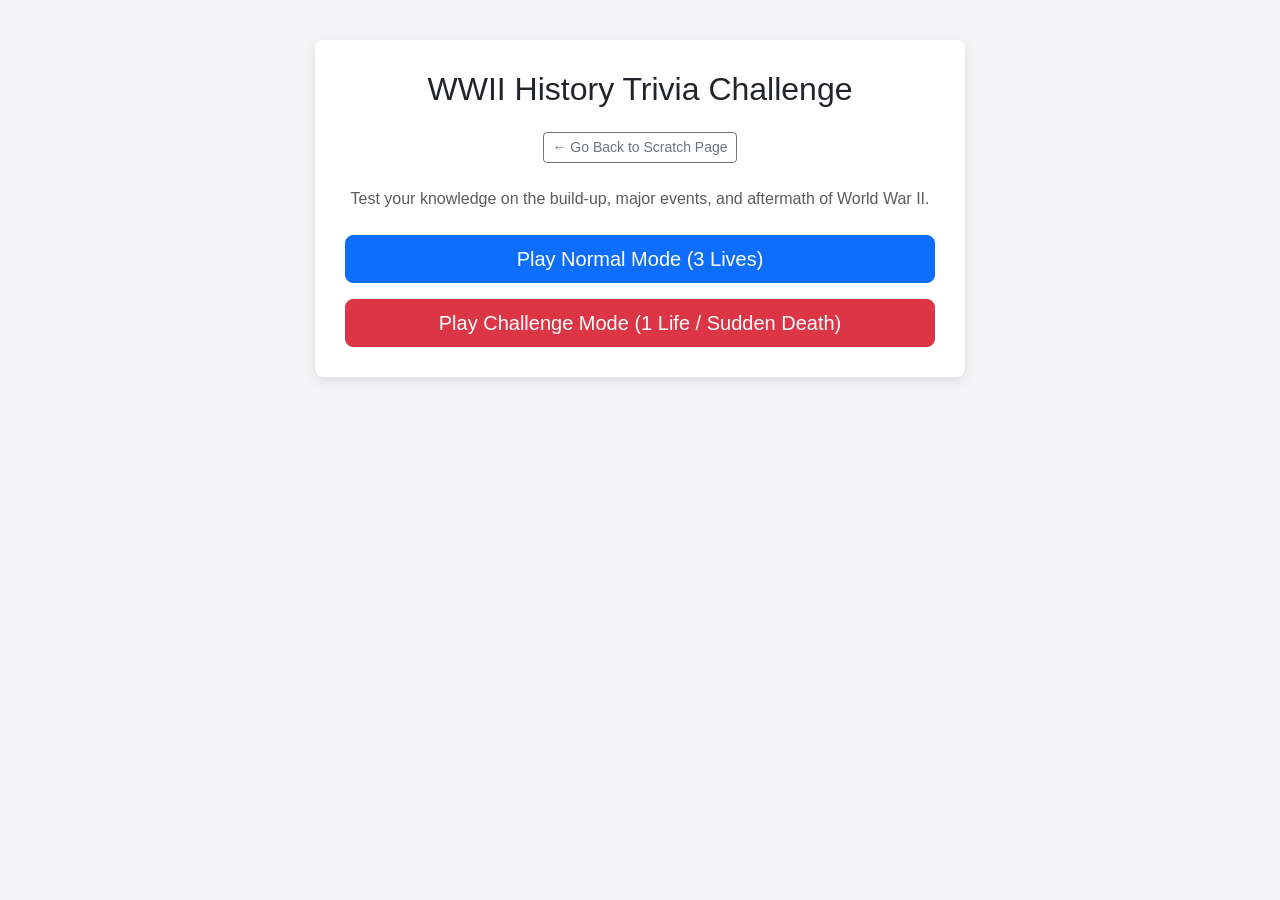
<file: app.html>
<!DOCTYPE html>
<html lang="en">
<head>
    <meta charset="UTF-8">
    <meta name="viewport" content="width=device-width, initial-scale=1.0">
    <title>WWII History Trivia Game</title>
    <link href="https://cdn.jsdelivr.net/npm/bootstrap@5.3.0/dist/css/bootstrap.min.css" rel="stylesheet">
    <style>
        body {
            background-color: #f4f4f7;
            font-family: Arial, sans-serif;
        }
        .game-card {
            max-width: 650px;
            margin: 40px auto;
            background-color: #ffffff;
            border-radius: 8px;
            box-shadow: 0 4px 12px rgba(0,0,0,0.1);
            padding: 30px;
        }
        .status-bar {
            background-color: #1a252f;
            color: #ffffff;
            border-radius: 6px;
            padding: 10px 15px;
        }
        .option-btn {
            text-align: left;
            margin-bottom: 12px;
            padding: 12px 20px;
            font-size: 1.05rem;
            transition: all 0.2s;
        }
        .option-btn:hover {
            transform: translateX(5px);
        }
    </style>
</head>
<body>

<div class="container">
    <div class="game-card">
        <h2 class="text-center mb-4 font-weight-bold">WWII History Trivia Challenge</h2>
        
        <div id="setup-screen">
            <p class="text-center mb-4"><a href="scratch.html" class="btn btn-outline-secondary btn-sm">← Go Back to Scratch Page</a></p>
            
            <p class="text-muted text-center">Test your knowledge on the build-up, major events, and aftermath of World War II.</p>
            <div class="d-grid gap-3 mt-4">
                <button class="btn btn-primary btn-lg" onclick="startGame('normal')">Play Normal Mode (3 Lives)</button>
                <button class="btn btn-danger btn-lg" onclick="startGame('challenge')">Play Challenge Mode (1 Life / Sudden Death)</button>
            </div>
        </div>

        <div id="game-screen" class="d-none">
            <div class="status-bar d-flex justify-content-between align-items-center mb-4">
                <div>Score: <span id="score-display" class="fw-bold text-warning">0</span></div>
                <div>Lives: <span id="lives-display" class="fw-bold text-danger">3</span></div>
                <div>Streak: <span id="streak-display" class="fw-bold text-info">0/3</span></div>
            </div>

            <div id="reward-zone" class="alert alert-success text-center d-none mb-3">
                <p class="fw-bold mb-2">🔥 3-in-a-row Streak! Choose your reward:</p>
                <button id="reward-life-btn" class="btn btn-sm btn-success me-2" onclick="claimReward('life')">Gain 1 Life</button>
                <button class="btn btn-sm btn-info" onclick="claimReward('skip')">Get 1 Skip Pass</button>
            </div>

            <div id="skip-action-zone" class="text-end mb-3 d-none">
                <button id="use-skip-btn" class="btn btn-sm btn-secondary" onclick="useSkipPass()">Use Skip Pass (1 Available)</button>
            </div>

            <div class="card bg-light mb-4">
                <div class="card-body">
                    <h5 class="card-title text-muted mb-2" id="question-category">Category</h5>
                    <p class="card-text fs-5 fw-semibold" id="question-text">Loading question...</p>
                </div>
            </div>

            <div id="options-container" class="d-flex flex-column">
                </div>
        </div>

        <div id="end-screen" class="d-none text-center">
            <h3 id="end-title" class="mb-3">Game Over</h3>
            <p class="fs-4">Final Score: <span id="final-score" class="fw-bold text-primary">0</span></p>
            <button class="btn btn-dark mt-3" onclick="resetToMenu()">Return to Main Menu</button>
        </div>
    </div>
</div>

<script>
    // Expanded Game Questions Database (14 Questions)
    const questions = [
        {
            category: "The Build-Up",
            question: "Which treaty, signed at the end of WWI, created severe economic hardships in Germany and contributed to the outbreak of WWII?",
            options: ["Treaty of Paris", "Treaty of Versailles", "Treaty of Ghent", "Berlin Pact"],
            correct: 1
        },
        {
            category: "The Build-Up",
            question: "In 1938, which neighboring country did Germany annex during the event known historically as the Anschluss?",
            options: ["Poland", "Czechoslovakia", "Austria", "France"],
            correct: 2
        },
        {
            category: "The Build-Up",
            question: "Which agreement allowed Germany to annex the Sudetenland region of Czechoslovakia in the name of appeasement?",
            options: ["The Munich Agreement", "The Yalta Conference", "The Locarno Treaties", "The Kellogg-Briand Pact"],
            correct: 0
        },
        {
            category: "The Build-Up",
            question: "Which two nations signed a non-aggression pact in August 1939, secretly plotting to divide Poland between them?",
            options: ["Germany and Italy", "Germany and the Soviet Union", "The UK and France", "Italy and Japan"],
            correct: 1
        },
        {
            category: "The War",
            question: "On which date did Germany invade Poland, marking the official beginning of World War II?",
            options: ["September 1, 1939", "December 7, 1941", "June 6, 1944", "May 8, 1945"],
            correct: 0
        },
        {
            category: "The War",
            question: "What was the official code name for the massive Allied amphibious invasion of Normandy on June 6, 1944?",
            options: ["Operation Barbarossa", "Operation Overlord", "Operation Torch", "Operation Market Garden"],
            correct: 1
        },
        {
            category: "The War",
            question: "Which brutal conflict is widely considered the major turning point of the war on the Eastern Front?",
            options: ["The Battle of Britain", "The Battle of the Bulge", "The Battle of Stalingrad", "The Battle of Midway"],
            correct: 2
        },
        {
            category: "The War",
            question: "Which surprise military strike prompted the United States to officially enter World War II?",
            options: ["The Sinking of the Lusitania", "The Attack on Pearl Harbor", "The Invasion of Guadalcanal", "The Blitz of London"],
            correct: 1
        },
        {
            category: "The War",
            question: "What naval battle in June 1942 served as the major turning point of the war in the Pacific Theater?",
            options: ["Battle of the Coral Sea", "Battle of Midway", "Battle of Leyte Gulf", "Battle of Iwo Jima"],
            correct: 1
        },
        {
            category: "The War",
            question: "What military term describes the fast-moving, armored warfare tactics used by Germany early in the war?",
            options: ["Attrition", "Island Hopping", "Blitzkrieg", "Trench Warfare"],
            correct: 2
        },
        {
            category: "The War",
            question: "Who served as the Prime Minister of Great Britain during the vast majority of World War II?",
            options: ["Neville Chamberlain", "Winston Churchill", "Clement Attlee", "Franklin D. Roosevelt"],
            correct: 1
        },
        {
            category: "Aftermath",
            question: "Which international organization was established in 1945 immediately following the war to preserve global peace?",
            options: ["The League of Nations", "The United Nations", "NATO", "The Warsaw Pact"],
            correct: 1
        },
        {
            category: "Aftermath",
            question: "What geopolitical term describes the decades-long ideological tension between the US and the USSR that started right after WWII?",
            options: ["The Cold War", "The Great Depression", "The Iron Age", "The Reconstruction"],
            correct: 0
        },
        {
            category: "Aftermath",
            question: "What was the name of the massive US initiative passed in 1948 to provide economic aid and rebuild Western European economies?",
            options: ["The Truman Doctrine", "The New Deal", "The Marshall Plan", "The Dawes Plan"],
            correct: 2
        }
    ];

    // State Variables
    let gameMode = 'normal';
    let currentQuestionIndex = 0;
    let score = 0;
    let lives = 3;
    let maxLives = 3;
    let streak = 0;
    let hasSkipPass = false;
    let shuffledQuestions = [];

    // Start Game Function
    function startGame(mode) {
        gameMode = mode;
        score = 0;
        streak = 0;
        currentQuestionIndex = 0;
        hasSkipPass = false;

        if (gameMode === 'challenge') {
            lives = 1;
            maxLives = 1;
        } else {
            lives = 3;
            maxLives = 3;
        }

        // Fisher-Yates shuffle implementation ensures no repetitions and random order
        shuffledQuestions = [...questions].sort(() => Math.random() - 0.5);

        document.getElementById('setup-screen').classList.add('d-none');
        document.getElementById('end-screen').classList.add('d-none');
        document.getElementById('game-screen').classList.remove('d-none');
        
        updateStatusBar();
        showQuestion();
    }

    function showQuestion() {
        document.getElementById('reward-zone').classList.add('d-none');
        
        // Fix string error from previous snippet layout
        if (hasSkipPass) {
            document.getElementById('skip-action-zone').classList.remove('d-none');
        } else {
            document.getElementById('skip-action-zone').classList.add('d-none');
        }

        // Check if all items in the array have been exhausted without repeating
        if (currentQuestionIndex >= shuffledQuestions.length) {
            endGame(true);
            return;
        }

        let q = shuffledQuestions[currentQuestionIndex];
        document.getElementById('question-category').innerText = q.category;
        document.getElementById('question-text').innerText = q.question;

        let optionsContainer = document.getElementById('options-container');
        optionsContainer.innerHTML = '';

        q.options.forEach((option, index) => {
            let button = document.createElement('button');
            button.className = 'btn btn-outline-dark option-btn';
            button.innerText = option;
            button.onclick = () => checkAnswer(index);
            optionsContainer.appendChild(button);
        });
    }

    function checkAnswer(selectedIndex) {
        let q = shuffledQuestions[currentQuestionIndex];

        if (selectedIndex === q.correct) {
            score += 10;
            streak++;
            
            if (streak === 3) {
                handleStreakMilestone();
                return; // Pause execution to handle modal payout choice
            }
        } else {
            lives--;
            streak = 0;
            if (lives <= 0) {
                endGame(false);
                return;
            }
            alert(`Incorrect! The correct answer was: ${q.options[q.correct]}`);
        }

        currentQuestionIndex++;
        updateStatusBar();
        showQuestion();
    }

    function updateStatusBar() {
        document.getElementById('score-display').innerText = score;
        document.getElementById('lives-display').innerText = lives;
        document.getElementById('streak-display').innerText = `${streak}/3`;
    }

    function handleStreakMilestone() {
        updateStatusBar();
        document.getElementById('reward-zone').classList.remove('d-none');
        
        let lifeBtn = document.getElementById('reward-life-btn');
        if (lives >= maxLives) {
            lifeBtn.disabled = true;
            lifeBtn.innerText = "Life Full (Max reached)";
        } else {
            lifeBtn.disabled = false;
            lifeBtn.innerText = "Gain 1 Life";
        }
    }

    function claimReward(type) {
        if (type === 'life' && lives < maxLives) {
            lives++;
        } else if (type === 'skip') {
            hasSkipPass = true;
        }
        
        streak = 0;
        currentQuestionIndex++;
        updateStatusBar();
        showQuestion();
    }

    function useSkipPass() {
        if (!hasSkipPass) return;
        hasSkipPass = false;
        alert("Question Skipped safely!");
        currentQuestionIndex++;
        updateStatusBar();
        showQuestion();
    }

    function endGame(victory) {
        document.getElementById('game-screen').classList.add('d-none');
        document.getElementById('end-screen').classList.remove('d-none');
        
        document.getElementById('end-title').innerText = victory ? "🏆 Congratulations! You Finished All Questions!" : "💥 Game Over (Out of Lives)";
        document.getElementById('final-score').innerText = score;
    }

    function resetToMenu() {
        document.getElementById('end-screen').classList.add('d-none');
        document.getElementById('setup-screen').classList.remove('d-none');
    }
</script>

</body>
</html>
</file>
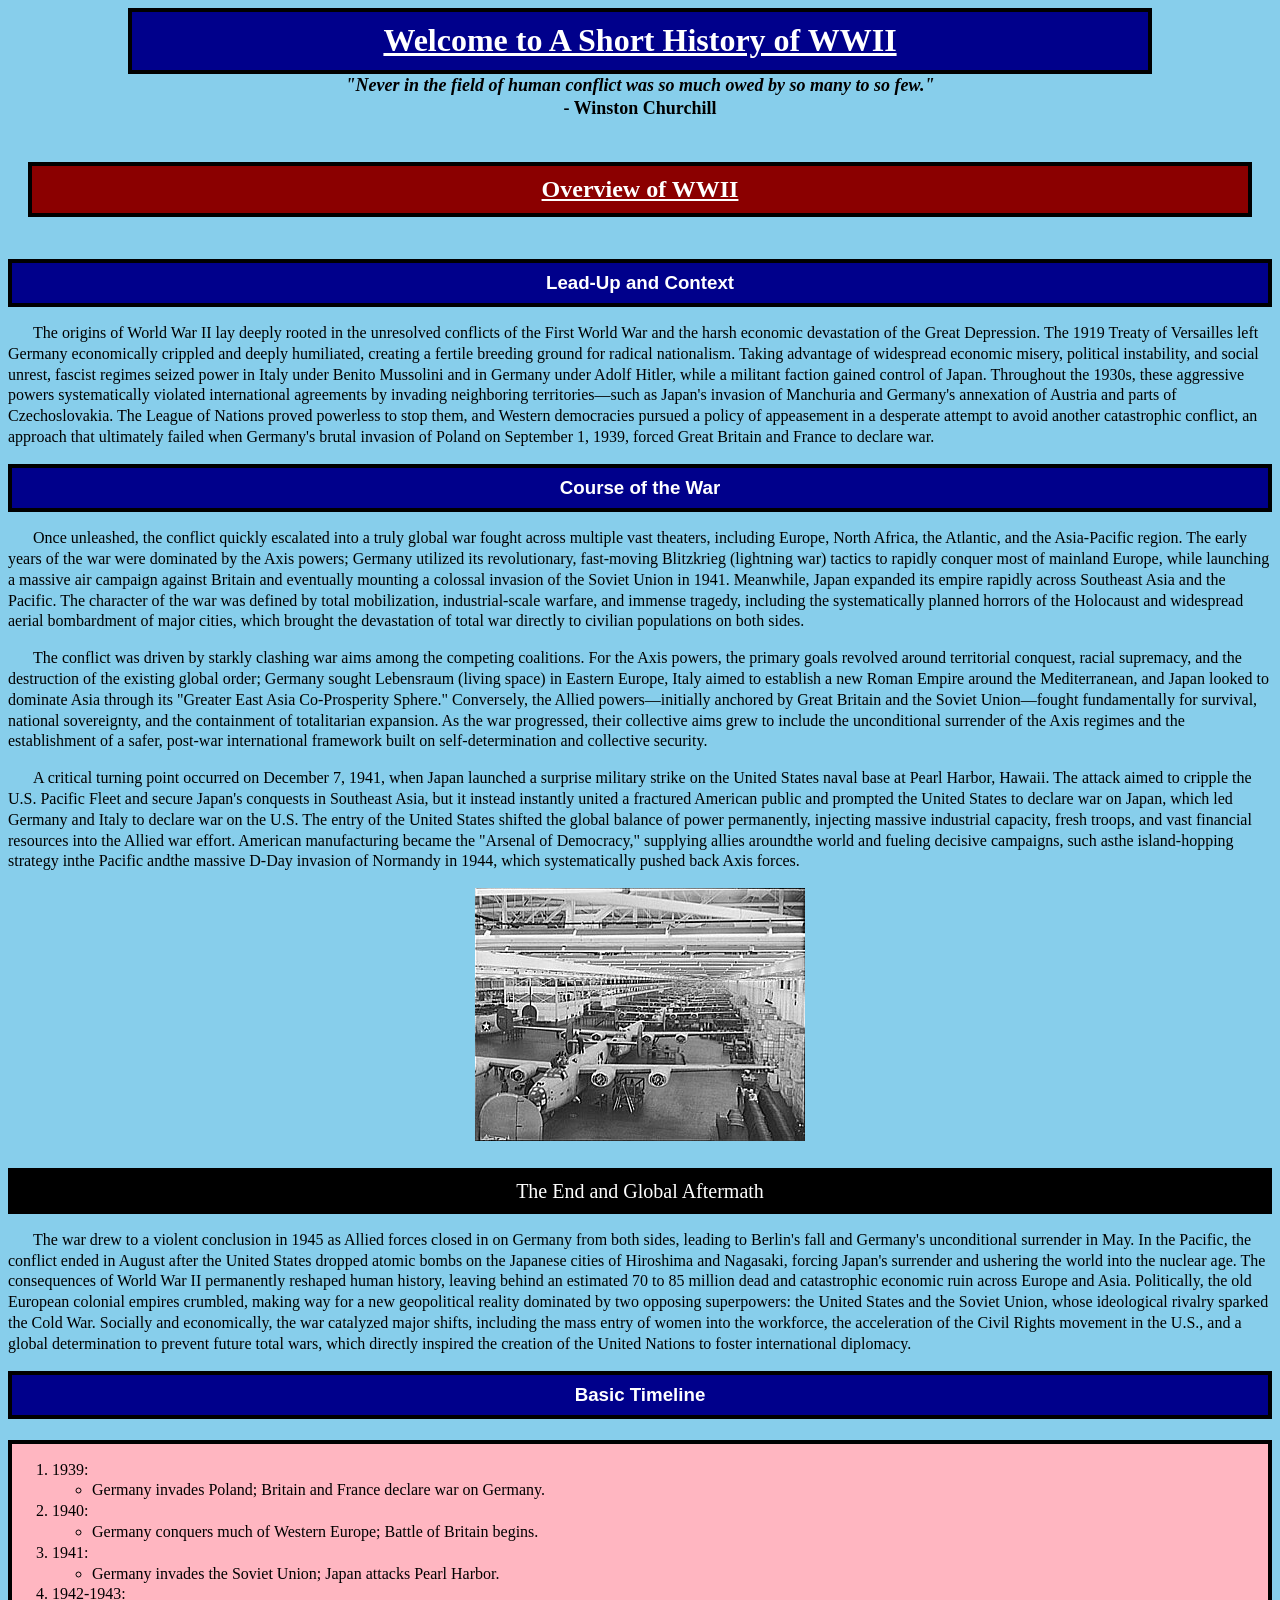
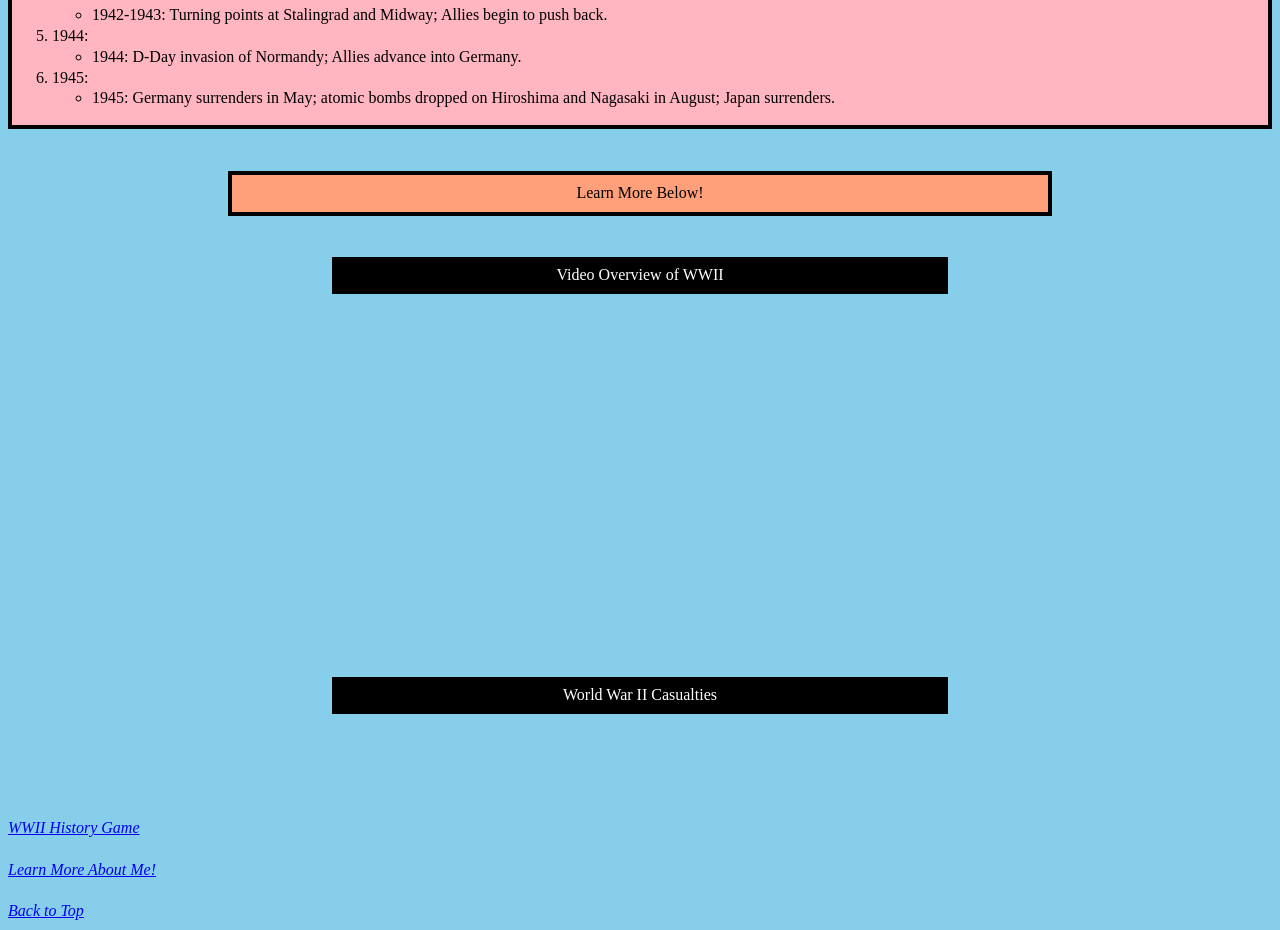
<file: scratch.html>
<!DOCTYPE html>
<html lang="en">
<head>
    <meta charset="UTF-8">
    <meta name="viewport" 
    content="width=device-width, initial-scale=1.0">
    <title> WWII Warfare</title>
    <link rel="stylesheet" href= "styles/scratch-styles.css">

</head>
<body>
    <h1 id="top">Welcome to A Short History of WWII</h1>

<!-- two DIVs -->
<div class="churchill-quote">
    "Never in the field of human conflict was so much owed by so many to so few."
    </div>

<div class="churchill-name">
    - Winston Churchill
</div>



<br><br>
    <h2> Overview of WWII</h2>
<br><br>
<h3> Lead-Up and Context</h3>
<p style="text-indent: 25px;"> The origins of World War II lay deeply rooted in the unresolved conflicts of the First World War and the harsh economic devastation of the Great Depression. The 1919 Treaty of Versailles left Germany economically crippled and deeply humiliated, creating a fertile breeding ground for radical nationalism. Taking advantage of widespread economic misery, political instability, and social unrest, fascist regimes seized power in Italy under Benito Mussolini and in Germany under Adolf Hitler, while a militant faction gained control of Japan. Throughout the 1930s, these aggressive powers systematically violated international agreements by invading neighboring territories—such as Japan's invasion of Manchuria and Germany's annexation of Austria and parts of Czechoslovakia. The League of Nations proved powerless to stop them, and Western democracies pursued a policy of appeasement in a desperate attempt to avoid another catastrophic conflict, an approach that ultimately failed when Germany's brutal invasion of Poland on September 1, 1939, forced Great Britain and France to declare war.
 
<h3>Course of the War</h3>
<p style="text-indent: 25px;"> Once unleashed, the conflict quickly escalated into a truly global war fought across multiple vast theaters, including Europe, North Africa, the Atlantic, and the Asia-Pacific region. The early years of the war were dominated by the Axis powers; Germany utilized its revolutionary, fast-moving Blitzkrieg (lightning war) tactics to rapidly conquer most of mainland Europe, while launching a massive air campaign against Britain and eventually mounting a colossal invasion of the Soviet Union in 1941. Meanwhile, Japan expanded its empire rapidly across Southeast Asia and the Pacific. The character of the war was defined by total mobilization, industrial-scale warfare, and immense tragedy, including the systematically planned horrors of the Holocaust and widespread aerial bombardment of major cities, which brought the devastation of total war directly to civilian populations on both sides.
<p style="text-indent: 25px;">  The conflict was driven by starkly clashing war aims among the competing coalitions. For the Axis powers, the primary goals revolved around territorial conquest, racial supremacy, and the destruction of the existing global order; Germany sought Lebensraum (living space) in Eastern Europe, Italy aimed to establish a new Roman Empire around the Mediterranean, and Japan looked to dominate Asia through its "Greater East Asia Co-Prosperity Sphere." Conversely, the Allied powers—initially anchored by Great Britain and the Soviet Union—fought fundamentally for survival, national sovereignty, and the containment of totalitarian expansion. As the war progressed, their collective aims grew to include the unconditional surrender of the Axis regimes and the establishment of a safer, post-war international framework built on self-determination and collective security.
<p style="text-indent: 25px;">A critical turning point occurred on December 7, 1941, when Japan launched a surprise military strike on the United States naval base at Pearl Harbor, Hawaii. The attack aimed to cripple the U.S. Pacific Fleet and secure Japan's conquests in Southeast Asia, but it instead instantly united a fractured American public and prompted the United States to declare war on Japan, which led Germany and Italy to declare war on the U.S. The entry of the United States shifted the global balance of power permanently, injecting massive industrial capacity, fresh troops, and vast financial resources into the Allied war effort. American manufacturing became the "Arsenal of Democracy," supplying allies aroundthe world and fueling decisive campaigns, such asthe island-hopping strategy inthe Pacific andthe massive D-Day invasion of Normandy in 1944, which systematically pushed back Axis forces.
<br>

<div class="photo">
<img src="images/wwii-photo.jpg" class="img-fluid rounded shadow-sm my-3" alt="WWII Photo">
</div>
<br>

<div class="the-end">
The End and Global Aftermath
</div>

<p style="text-indent: 25px;">The war drew to a violent conclusion in 1945 as Allied forces closed in on Germany from both sides, leading to Berlin's fall and Germany's unconditional surrender in May. In the Pacific, the conflict ended in August after the United States dropped atomic bombs on the Japanese cities of Hiroshima and Nagasaki, forcing Japan's surrender and ushering the world into the nuclear age. The consequences of World War II permanently reshaped human history, leaving behind an estimated 70 to 85 million dead and catastrophic economic ruin across Europe and Asia. Politically, the old European colonial empires crumbled, making way for a new geopolitical reality dominated by two opposing superpowers: the United States and the Soviet Union, whose ideological rivalry sparked the Cold War. Socially and economically, the war catalyzed major shifts, including the mass entry of women into the workforce, the acceleration of the Civil Rights movement in the U.S., and a global determination to prevent future total wars, which directly inspired the creation of the United Nations to foster international diplomacy.</p>

<h3> Basic Timeline</h3>
<br>

<!-- third Div-->
 <div class= "timeline">

<ol> 
    <li>
        1939:
        <ul>
            <li>Germany invades Poland; Britain and France declare war on Germany.</li>
        </ul>
    </li>

    <li>
        1940: 
        <ul>
            <li>Germany conquers much of Western Europe; Battle of Britain begins.</li>
        </ul>
    </li>

    <li> 
        1941: 
        <ul>
            <li>Germany invades the Soviet Union; Japan attacks Pearl Harbor.</li>
        </ul>
    </li>

    <li>
        1942-1943:
        <ul>
             <li>1942-1943: Turning points at Stalingrad and Midway; Allies begin to push back.</li>
        </ul>
    </li>

   <li>
        1944:
        <ul>
             <li>1944: D-Day invasion of Normandy; Allies advance into Germany.</li>
        </ul>
   </li>

   <li>
        1945:
        <ul>
                <li>1945: Germany surrenders in May; atomic bombs dropped on Hiroshima and Nagasaki in August; Japan surrenders.</li>
        </ul>
   </li>

</div>

<br><br>

<!--fourth div-->
<div class="learn-more">
Learn More Below! 
</div>
<br><br>

<!-- fifth div-->
<div class="captions">
Video Overview of WWII
</div>

<br><br>

<!-- sixth div -->
<div class="youtube">
<iframe width="560" height="315" src="https://www.youtube.com/embed/hUDYd8LAvD8?si=g3bhdMWNF4FUPMCH" title="YouTube video player" frameborder="0" allow="accelerometer; autoplay; clipboard-write; encrypted-media; gyroscope; picture-in-picture; web-share" referrerpolicy="strict-origin-when-cross-origin" allowfullscreen></iframe>
</div>

<br>

<div class="captions">
World War II Casualties
</div>

<br><br>


<div class='tableauPlaceholder' id='viz1781634086367' style='position: relative'><noscript><a href='#'><img alt='Dashboard 4 ' src='https:&#47;&#47;public.tableau.com&#47;static&#47;images&#47;WW&#47;WW2_16632528147370&#47;Dashboard4&#47;1_rss.png' style='border: none' /></a></noscript><object class='tableauViz'  style='display:none;'><param name='host_url' value='https%3A%2F%2Fpublic.tableau.com%2F' /> <param name='embed_code_version' value='3' /> <param name='site_root' value='' /><param name='name' value='WW2_16632528147370&#47;Dashboard4' /><param name='tabs' value='no' /><param name='toolbar' value='yes' /><param name='static_image' value='https:&#47;&#47;public.tableau.com&#47;static&#47;images&#47;WW&#47;WW2_16632528147370&#47;Dashboard4&#47;1.png' /> <param name='animate_transition' value='yes' /><param name='display_static_image' value='yes' /><param name='display_spinner' value='yes' /><param name='display_overlay' value='yes' /><param name='display_count' value='yes' /><param name='language' value='en-US' /></object></div>                <script type='text/javascript'>                    var divElement = document.getElementById('viz1781634086367');                    var vizElement = divElement.getElementsByTagName('object')[0];                    if ( divElement.offsetWidth > 800 ) { vizElement.style.width='1050px';vizElement.style.height='843px';} else if ( divElement.offsetWidth > 500 ) { vizElement.style.width='1050px';vizElement.style.height='843px';} else { vizElement.style.width='100%';vizElement.style.height='827px';}                     var scriptElement = document.createElement('script');                    scriptElement.src = 'https://public.tableau.com/javascripts/api/viz_v1.js';                    vizElement.parentNode.insertBefore(scriptElement, vizElement);                </script>


<br><br><br>


<!-- seventh div -->
<nav> 
       <div class="hyperlinks">
        <a href="app.html">WWII History Game</a>     
        <br><br>
         <a href="startbootstrap-creative-gh-pages\startbootstrap-creative-gh-pages\index.html">Learn More About Me!</a> 
        <br><br>
         <a href="#top">Back to Top</a>

</div>
        </nav>



</body>
</html>
</file>
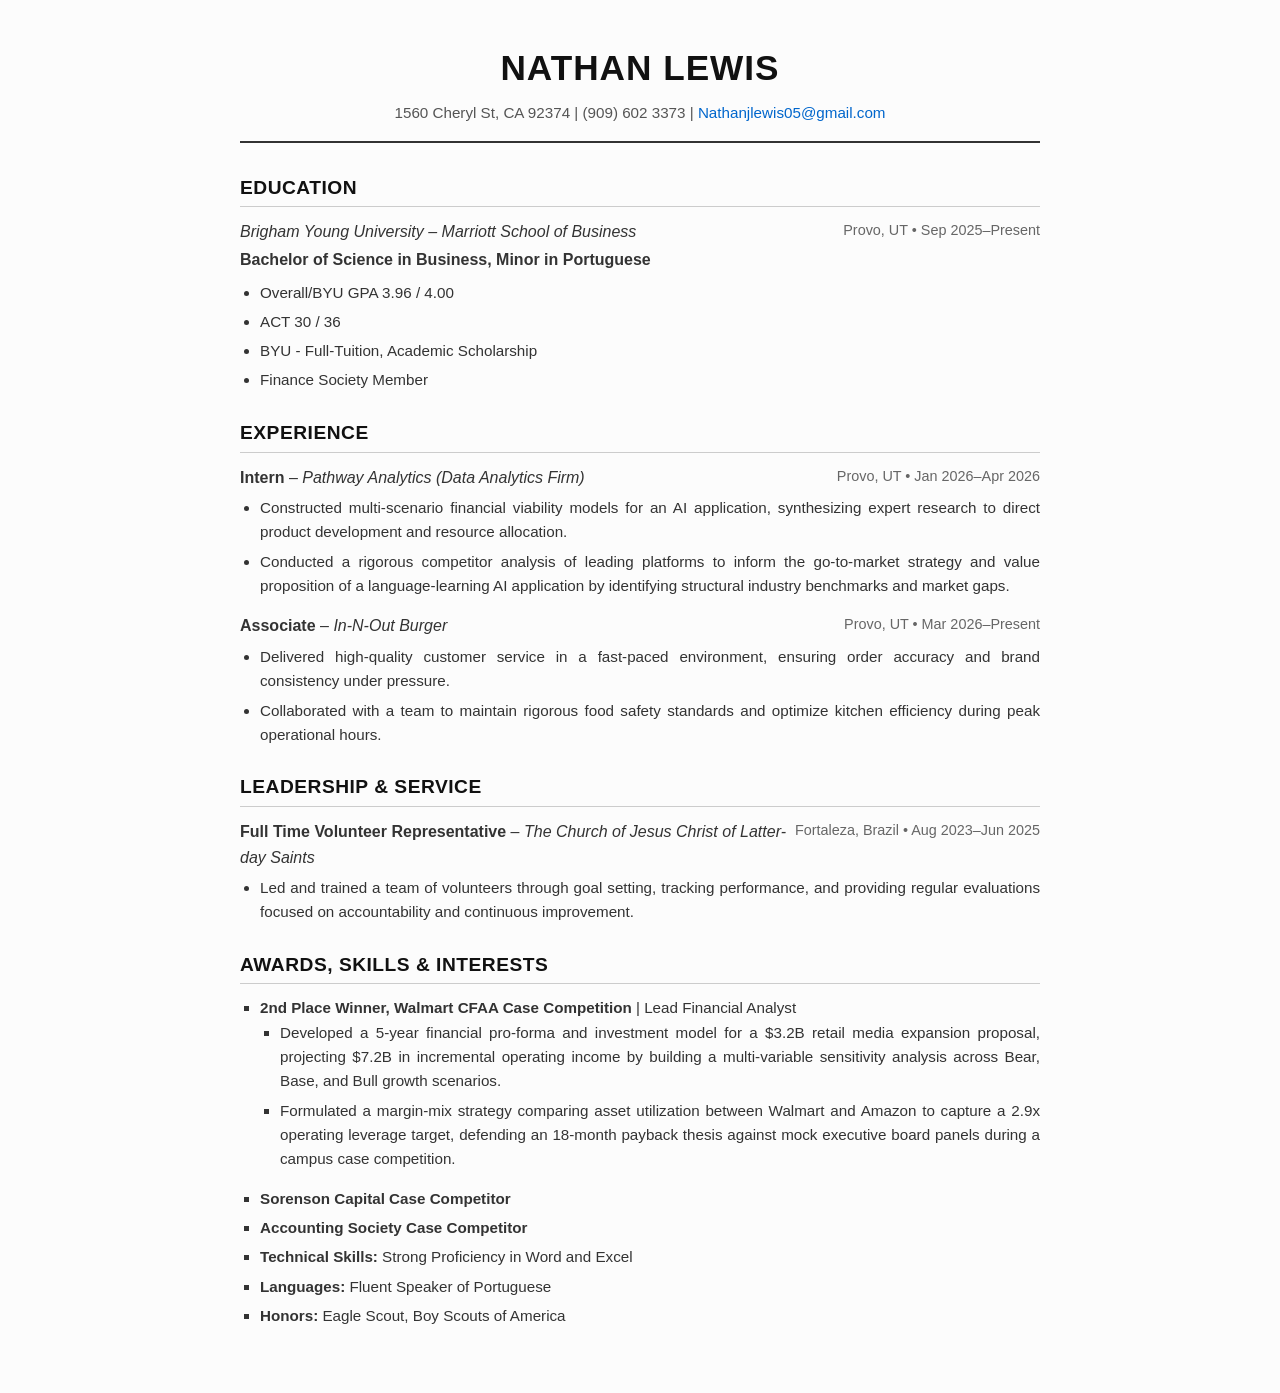
<file: pages/resume.html>
<!DOCTYPE html>
<html lang="en">
<head>
    <meta charset="UTF-8">
    <meta name="viewport" content="width=device-width, initial-scale=1.0">
    <title>Nathan Lewis - Resume</title>
    <style>
        body {
            font-family: 'Segoe UI', Tahoma, Geneva, Verdana, sans-serif;
            line-height: 1.6;
            color: #333;
            max-width: 800px;
            margin: 0 auto;
            padding: 40px 20px;
            background-color: #fcfcfc;
        }
        header {
            text-align: center;
            border-bottom: 2px solid #333;
            padding-bottom: 15px;
            margin-bottom: 30px;
        }
        h1 {
            margin: 0 0 5px 0;
            font-size: 2.2rem;
            color: #111;
            text-transform: uppercase;
            letter-spacing: 1px;
        }
        .contact-info {
            font-size: 0.95rem;
            color: #555;
        }
        .contact-info a {
            color: #0066cc;
            text-decoration: none;
        }
        .contact-info a:hover {
            text-decoration: underline;
        }
        section {
            margin-bottom: 25px;
        }
        h2 {
            font-size: 1.2rem;
            color: #111;
            border-bottom: 1px solid #ccc;
            padding-bottom: 3px;
            margin-bottom: 12px;
            text-transform: uppercase;
            letter-spacing: 0.5px;
        }
        .job-title, .edu-degree {
            font-weight: bold;
        }
        .company, .school {
            font-style: italic;
        }
        .date-location {
            float: right;
            color: #666;
            font-size: 0.9rem;
        }
        .entry-header {
            margin-bottom: 6px;
        }
        /* Clearfix for floating dates */
        .entry-header::after {
            content: "";
            display: table;
            clear: both;
        }
        ul {
            margin: 0 0 15px 0;
            padding-left: 20px;
        }
        li {
            margin-bottom: 5px;
            font-size: 0.95rem;
            text-align: justify;
        }
        .skills-list li {
            list-style-type: square;
        }
    </style>
</head>
<body>

    <header>
        <h1>Nathan Lewis</h1>
        <div class="contact-info">
            1560 Cheryl St, CA 92374 | (909) 602 3373 | <a href="mailto:Nathanjlewis05@gmail.com">Nathanjlewis05@gmail.com</a>
        </div>
    </header>

    <section id="education">
        <h2>Education</h2>
        <div class="entry-header">
            <span class="date-location">Provo, UT &bull; Sep 2025–Present</span>
            <span class="school">Brigham Young University – Marriott School of Business</span>
        </div>
        <div class="entry-header" style="margin-top: -4px; margin-bottom: 8px;">
            <span class="edu-degree">Bachelor of Science in Business, Minor in Portuguese</span>
        </div>
        <ul>
            <li>Overall/BYU GPA 3.96 / 4.00</li>
            <li>ACT 30 / 36</li>
            <li>BYU - Full-Tuition, Academic Scholarship</li>
            <li>Finance Society Member</li>
        </ul>
    </section>

    <section id="experience">
        <h2>Experience</h2>
        
        <div style="margin-bottom: 15px;">
            <div class="entry-header">
                <span class="date-location">Provo, UT &bull; Jan 2026–Apr 2026</span>
                <span class="job-title">Intern</span> &ndash; <span class="company">Pathway Analytics (Data Analytics Firm)</span>
            </div>
            <ul>
                <li>Constructed multi-scenario financial viability models for an AI application, synthesizing expert research to direct product development and resource allocation.</li>
                <li>Conducted a rigorous competitor analysis of leading platforms to inform the go-to-market strategy and value proposition of a language-learning AI application by identifying structural industry benchmarks and market gaps.</li>
            </ul>
        </div>

        <div>
            <div class="entry-header">
                <span class="date-location">Provo, UT &bull; Mar 2026–Present</span>
                <span class="job-title">Associate</span> &ndash; <span class="company">In-N-Out Burger</span>
            </div>
            <ul>
                <li>Delivered high-quality customer service in a fast-paced environment, ensuring order accuracy and brand consistency under pressure.</li>
                <li>Collaborated with a team to maintain rigorous food safety standards and optimize kitchen efficiency during peak operational hours.</li>
            </ul>
        </div>
    </section>

    <section id="leadership-service">
        <h2>Leadership &amp; Service</h2>
        <div class="entry-header">
            <span class="date-location">Fortaleza, Brazil &bull; Aug 2023–Jun 2025</span>
            <span class="job-title">Full Time Volunteer Representative</span> &ndash; <span class="company">The Church of Jesus Christ of Latter-day Saints</span>
        </div>
        <ul>
            <li>Led and trained a team of volunteers through goal setting, tracking performance, and providing regular evaluations focused on accountability and continuous improvement.</li>
        </ul>
    </section>

    <section id="awards-skills-interests">
        <h2>Awards, Skills &amp; Interests</h2>
        <ul class="skills-list">
            <li>
                <strong>2nd Place Winner, Walmart CFAA Case Competition</strong> | Lead Financial Analyst
                <ul>
                    <li>Developed a 5-year financial pro-forma and investment model for a $3.2B retail media expansion proposal, projecting $7.2B in incremental operating income by building a multi-variable sensitivity analysis across Bear, Base, and Bull growth scenarios.</li>
                    <li>Formulated a margin-mix strategy comparing asset utilization between Walmart and Amazon to capture a 2.9x operating leverage target, defending an 18-month payback thesis against mock executive board panels during a campus case competition.</li>
                </ul>
            </li>
            <li><strong>Sorenson Capital Case Competitor</strong></li>
            <li><strong>Accounting Society Case Competitor</strong></li>
            <li><strong>Technical Skills:</strong> Strong Proficiency in Word and Excel</li>
            <li><strong>Languages:</strong> Fluent Speaker of Portuguese</li>
            <li><strong>Honors:</strong> Eagle Scout, Boy Scouts of America</li>
        </ul>
    </section>

</body>
</html>
</file>
<file: styles/scratch-styles.css>
/*style definitions */


body {
    font-family:'Times New Roman', Times, serif;
    background-color: skyblue;
    color:black;
    line-height: 1.3
}

h1 {
    text-decoration: underline;
    text-align: center;
    border: 4px, solid black;
    background-color: darkblue;
    color: white;
    padding: 8px;
    max-width: 1000px;
    margin:auto
}

h2{
    text-decoration: underline;
    border: 4px, solid black;
    color:white;
    background-color: darkred;
    text-align: center;
    padding: 8px;
    max-width: 1200px;
    margin:auto;

}


h3{ 
    font-family:'Lucida Sans', 'Lucida Sans Regular', 'Lucida Grande', 'Lucida Sans Unicode', Geneva, Verdana, sans-serif;
    border: 4px, solid black;
    color: white;
    background-color: darkblue;
    padding: 8px;
    max-width: 1350px;
    margin:auto;
    text-align: center;
}



/* 9 style definitions for my divs */



.churchill-quote {
    font-family: 'Times New Roman', Times, serif;
    font-style:italic;
    font-weight: bold;
    font-size: 18px;
    text-align: center  
}


.churchill-name {
    font-family: 'Times New Roman', Times, serif;
    font-weight: bold;
    font-size: 18px;
    text-align: center
}


.photo{ 
    text-align: center;
}

.the-end { 
    color:white;
    background-color:black;
    border: 3px solid black;
    font-size: 20px;
    padding: 7px;       
    max-width: 1350px;
    margin:auto;
    text-align:center;
}



.timeline {
    border: 4px, solid black;
    background-color:lightpink;
    color: black
}



.learn-more {
    font-family:Georgia, 'Times New Roman', Times, serif;
    line-height: 1.3;
    border: 4px, solid black;
    color:black;
    background-color:lightsalmon;
    padding: 8px;
    margin:auto;
    max-width: 800px;
    text-align: center;
}

.captions { 
    border: 4px, solid black;
    color: white;
    background-color: black;
    text-align: center;
    padding: 4px;
    margin:auto;
    max-width: 600px;

}

.youtube {
    text-align: center;
}



.hyperlinks {
    font-style:italic
}
</file>
